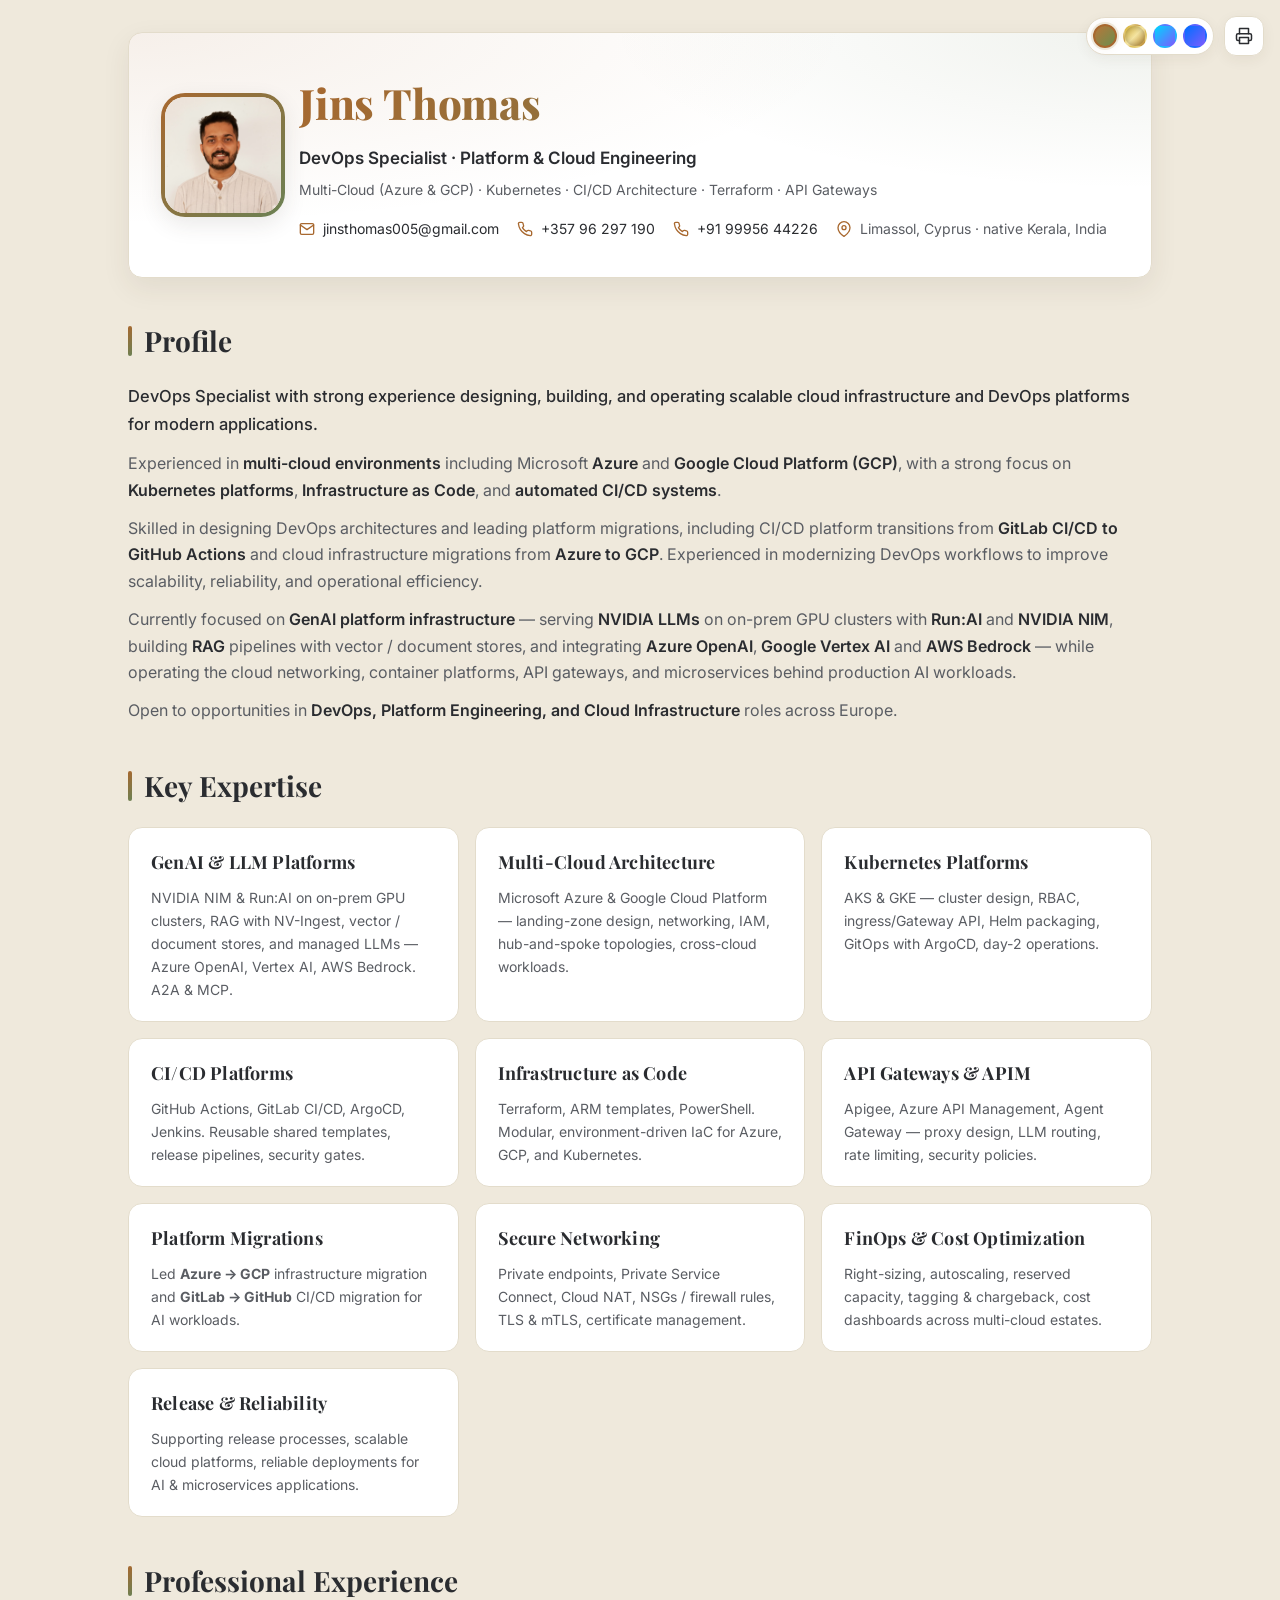
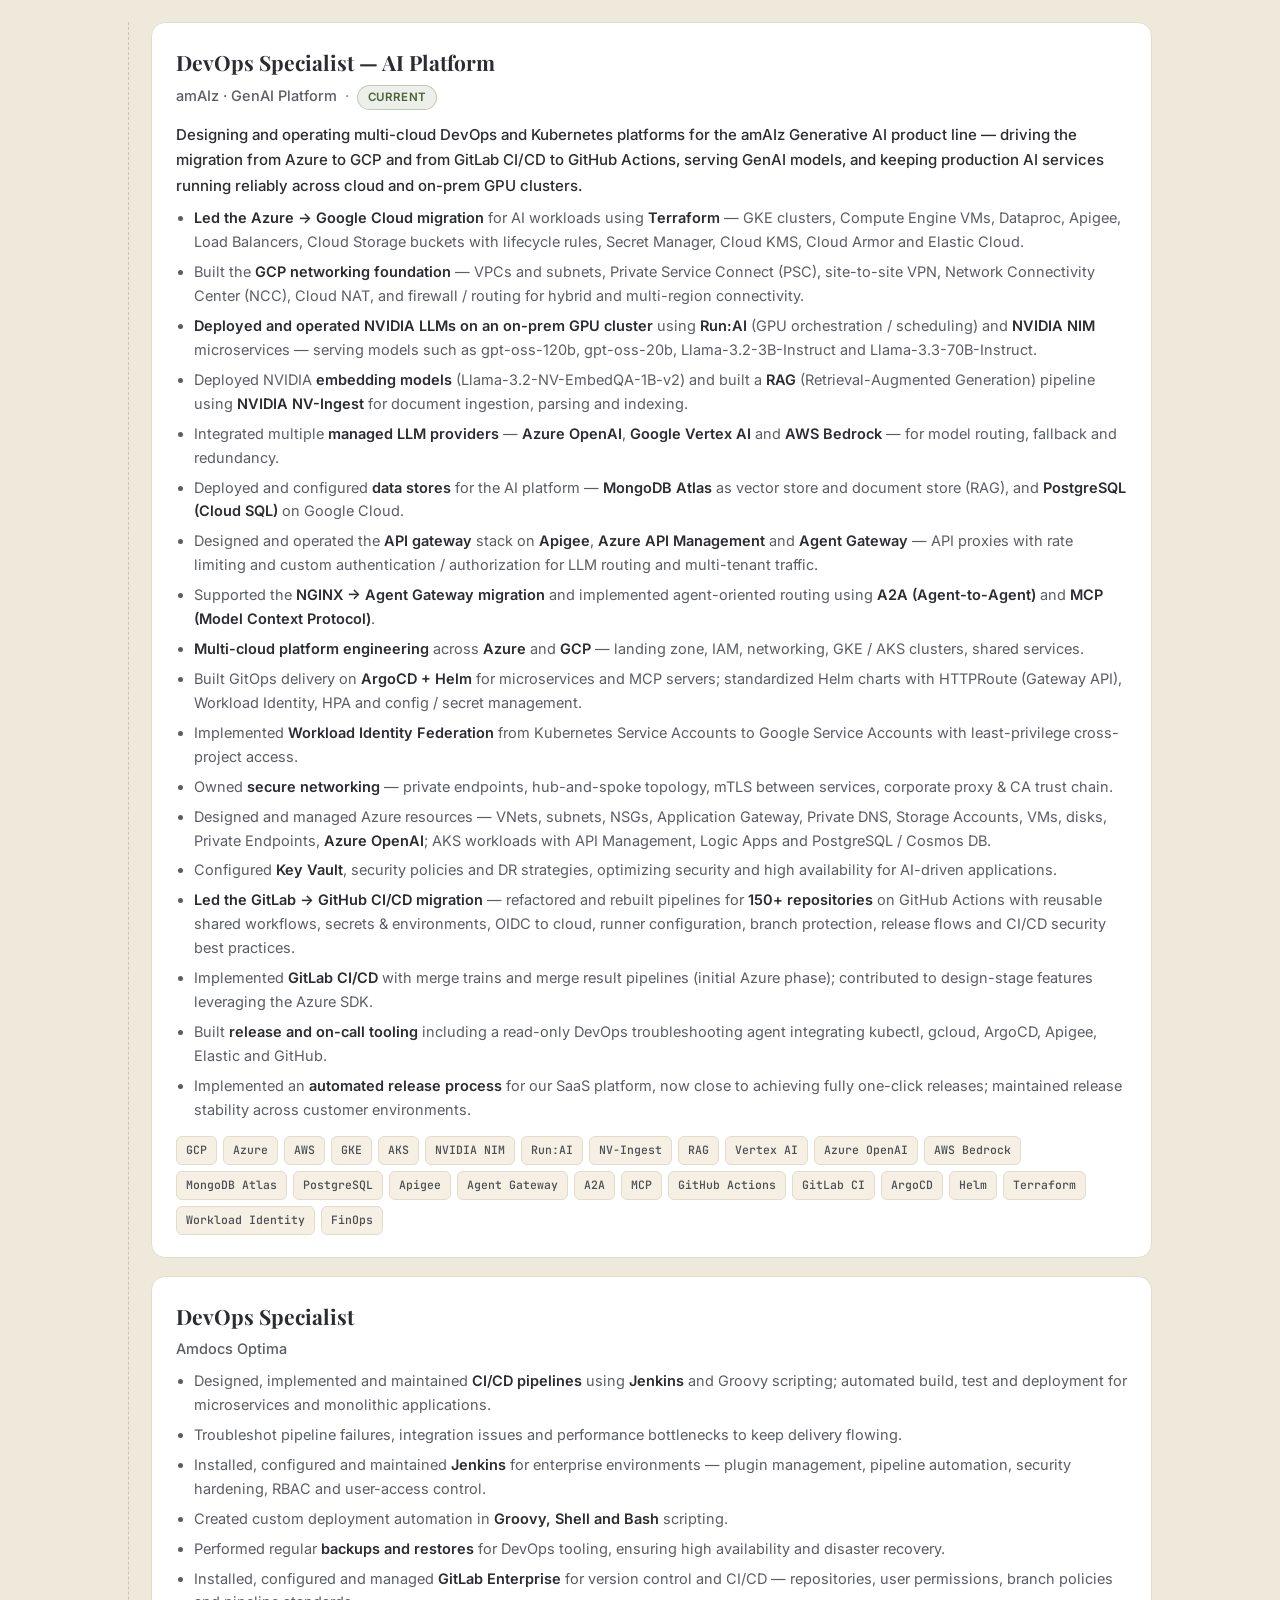
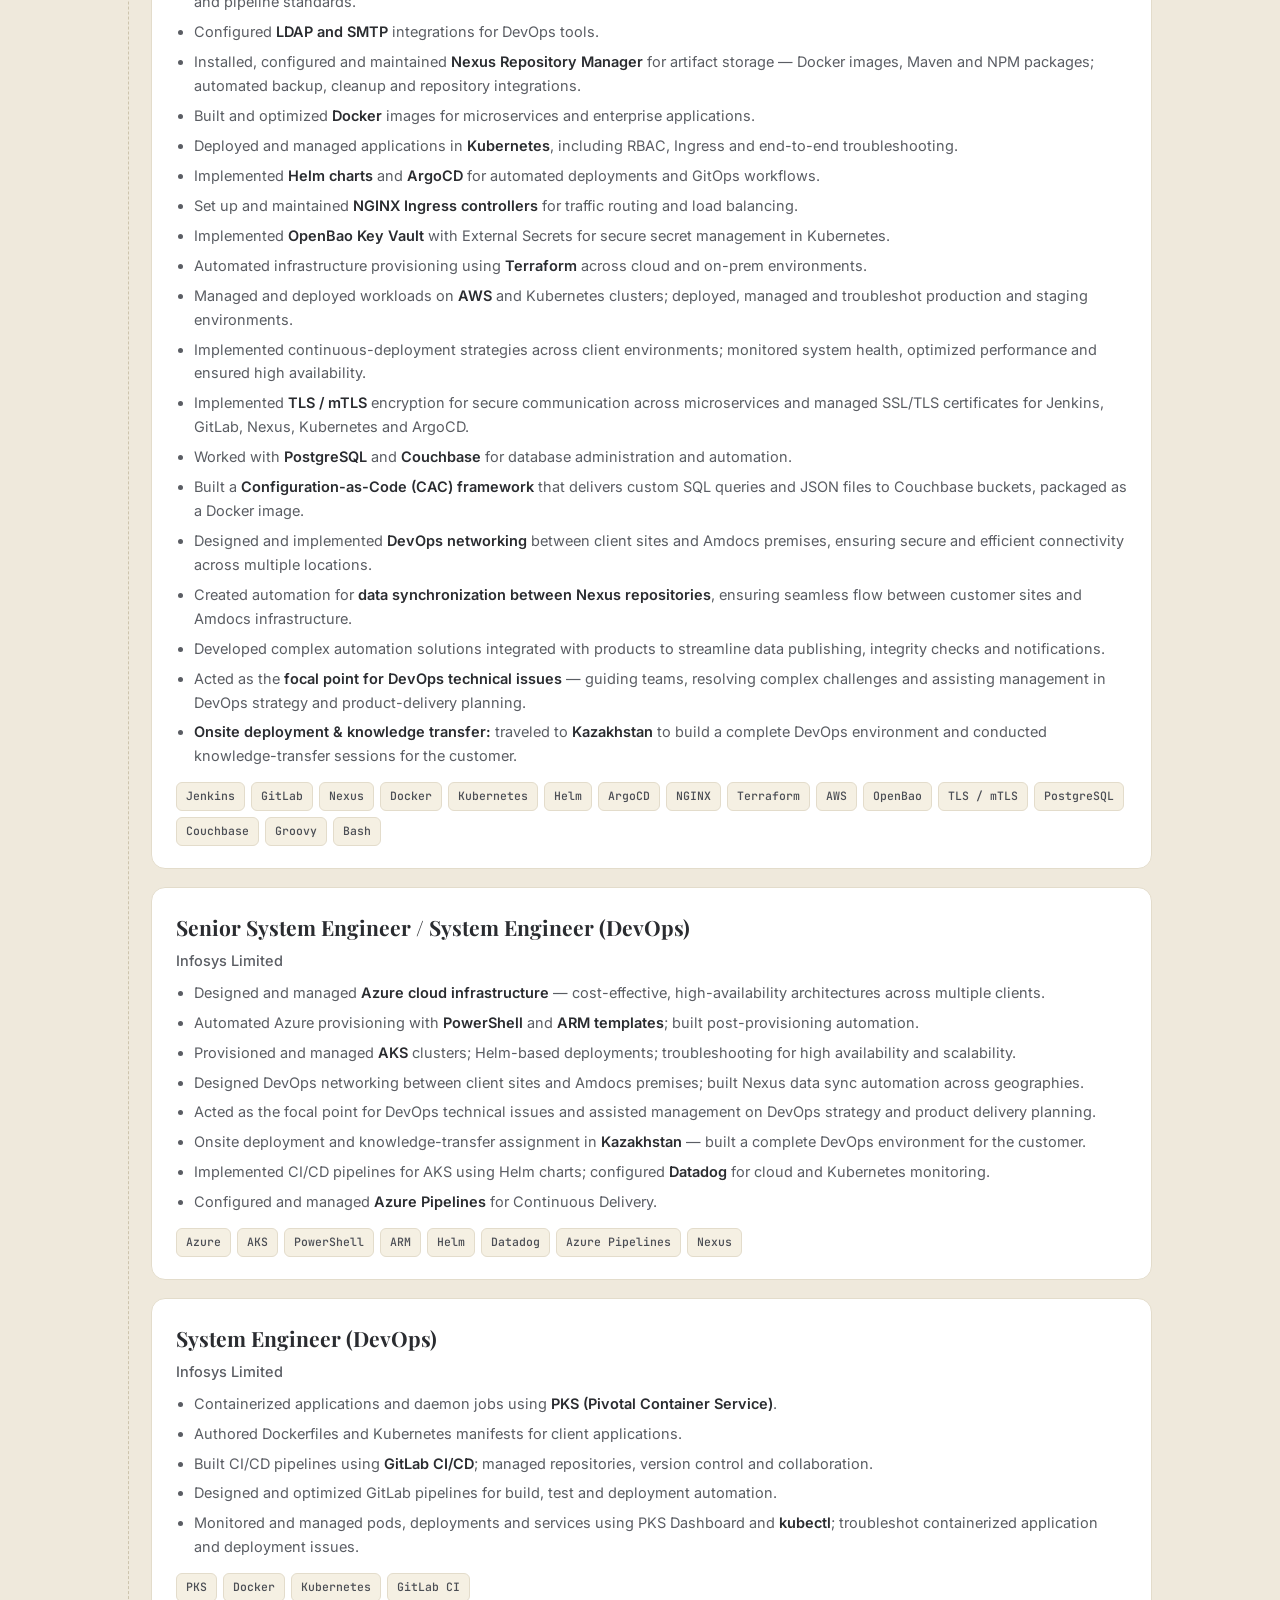
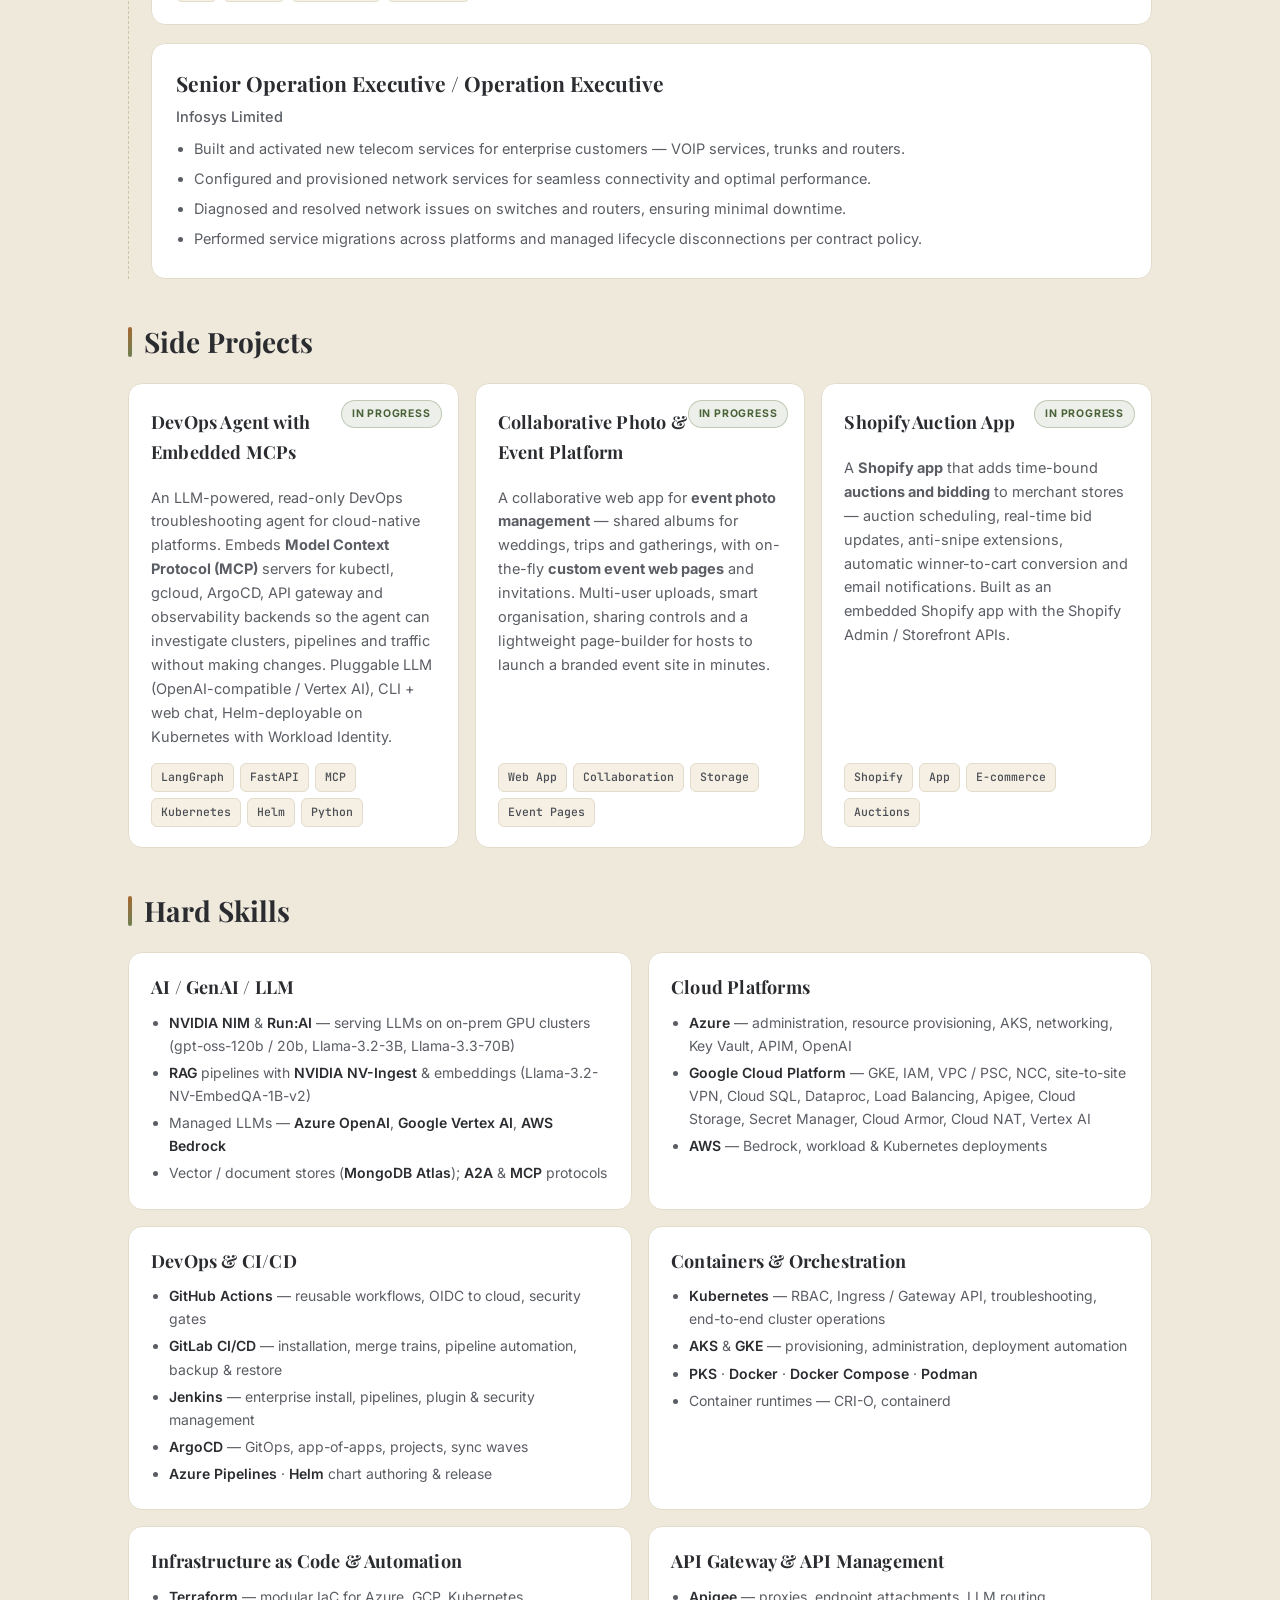
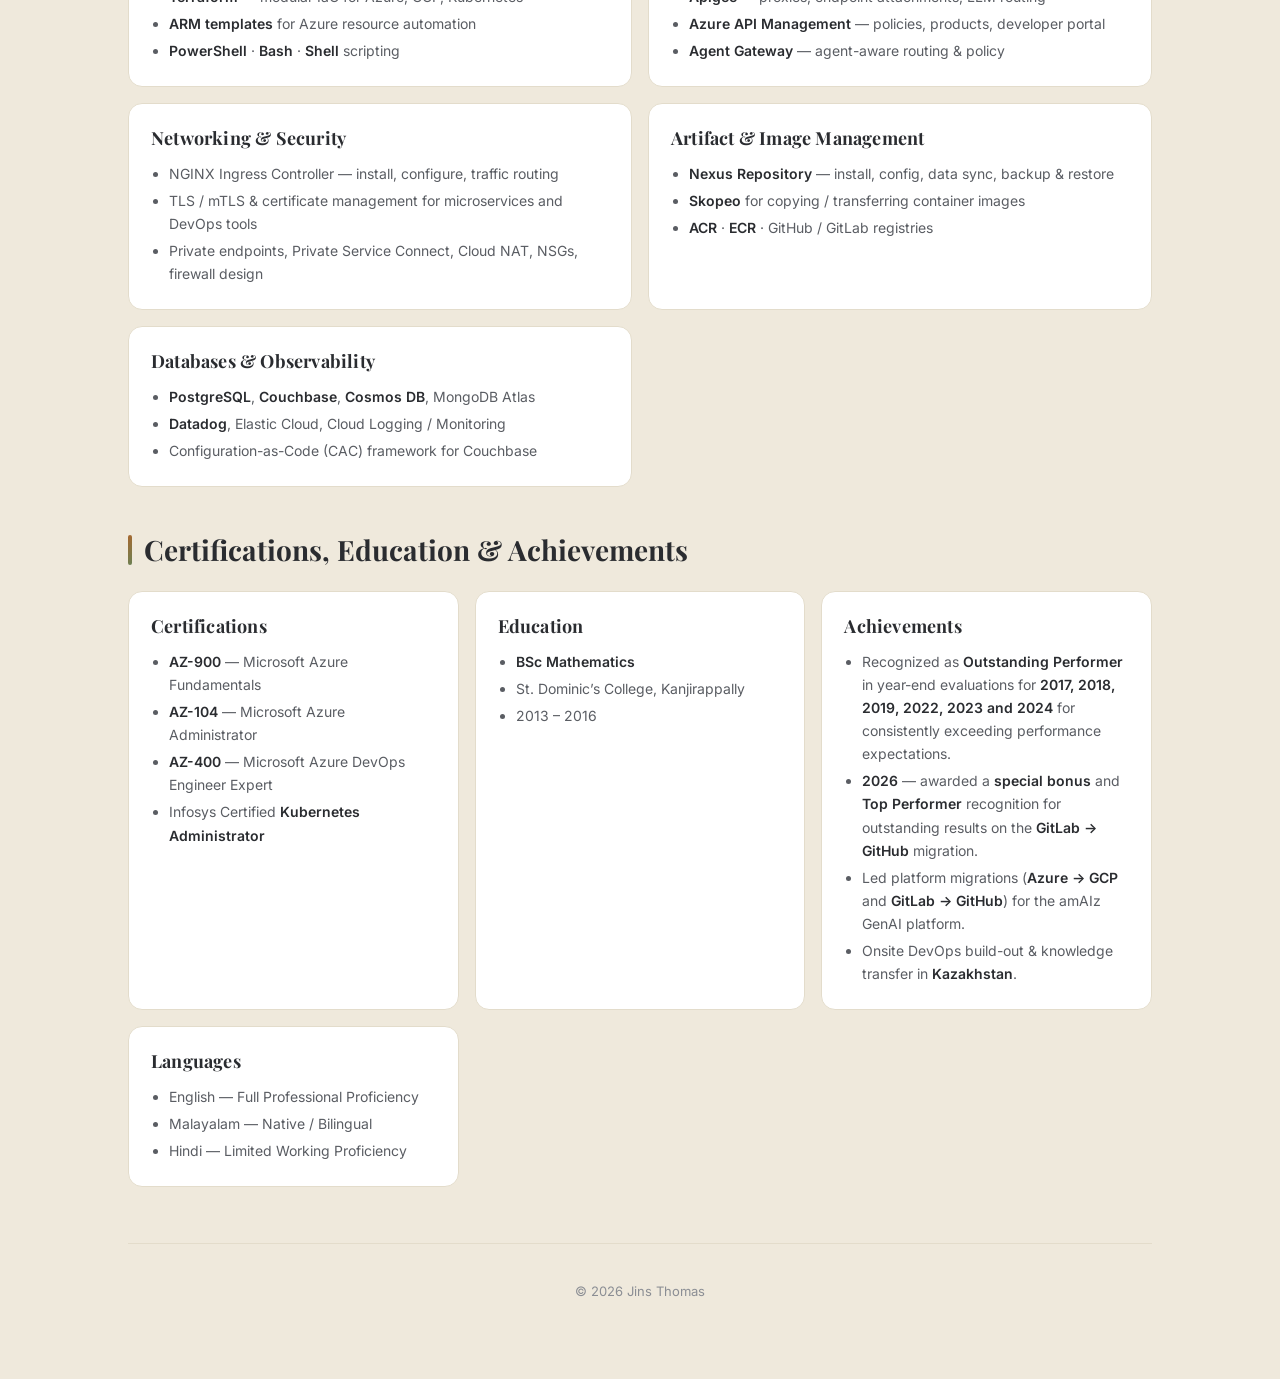
<file: index.html>
<!DOCTYPE html>
<html lang="en">
<head>
  <meta charset="UTF-8" />
  <meta name="viewport" content="width=device-width, initial-scale=1.0" />
  <meta name="description" content="Jins Thomas — DevOps Specialist. GenAI platform infrastructure (NVIDIA NIM, Run:AI, RAG, Vertex AI / Azure OpenAI / AWS Bedrock), multi-cloud (Azure & GCP), Kubernetes, CI/CD architecture, Infrastructure as Code, API Gateways, and platform migrations." />
  <meta name="author" content="Jins Thomas" />
  <meta name="theme-color" content="#0b1220" />
  <meta property="og:title" content="Jins Thomas — DevOps Specialist" />
  <meta property="og:description" content="DevOps Specialist building GenAI platform infrastructure and operating scalable multi-cloud (Azure & GCP) Kubernetes, CI/CD and API-gateway platforms." />
  <meta property="og:type" content="website" />
  <title>Jins Thomas — DevOps Specialist</title>
  <link rel="preconnect" href="https://fonts.googleapis.com">
  <link rel="preconnect" href="https://fonts.gstatic.com" crossorigin>
  <link href="https://fonts.googleapis.com/css2?family=Inter:wght@300;400;500;600;700;800&family=Playfair+Display:wght@600;700;800;900&family=Cormorant+Garamond:ital,wght@0,500;0,600;1,500&family=JetBrains+Mono:wght@400;600&display=swap" rel="stylesheet">
  <link rel="stylesheet" href="style.css" />
  <link rel="icon" href="data:image/svg+xml,%3Csvg xmlns='http://www.w3.org/2000/svg' viewBox='0 0 64 64'%3E%3Crect width='64' height='64' rx='14' fill='%23b8763a'/%3E%3Ctext x='50%25' y='54%25' font-family='Playfair Display,Georgia,serif' font-size='30' font-weight='800' fill='%23fbf6e7' text-anchor='middle' dominant-baseline='middle'%3EJT%3C/text%3E%3C/svg%3E" />
  <!-- Apply persisted theme (default: beige) BEFORE first paint, and mark
       .js-ready so reveal-on-scroll only hides content once we know JS is
       running. If JS is disabled or this script crashes, the page falls
       back to "everything visible" automatically. -->
  <script>
    (function () {
      var VALID = ['dark','light','beige','gold'];
      var t = null;
      try { t = localStorage.getItem('jt-resume-theme'); } catch (e) {}
      if (VALID.indexOf(t) === -1) t = 'beige';
      document.documentElement.setAttribute('data-theme', t);
      document.documentElement.classList.add('js-ready');
    })();
  </script>
</head>
<body>
  <!-- Floating controls -->
  <div class="controls no-print" role="toolbar" aria-label="Page controls">
    <div class="theme-picker" role="radiogroup" aria-label="Select theme">
      <button class="swatch swatch--beige"  data-theme="beige"  role="radio" aria-checked="true"  title="Beige (warm · default)"><span class="sr-only">Beige</span></button>
      <button class="swatch swatch--gold"   data-theme="gold"   role="radio" aria-checked="false" title="Gold (luxury)"><span class="sr-only">Gold</span></button>
      <button class="swatch swatch--dark"   data-theme="dark"   role="radio" aria-checked="false" title="Midnight (dark)"><span class="sr-only">Dark</span></button>
      <button class="swatch swatch--light"  data-theme="light"  role="radio" aria-checked="false" title="Daylight (light)"><span class="sr-only">Light</span></button>
    </div>
    <button id="print-btn" class="ctrl-btn" aria-label="Print / save as PDF" title="Print / save as PDF" onclick="window.print()">
      <svg xmlns="http://www.w3.org/2000/svg" viewBox="0 0 24 24" fill="none" stroke="currentColor" stroke-width="2" stroke-linecap="round" stroke-linejoin="round"><polyline points="6 9 6 2 18 2 18 9"/><path d="M6 18H4a2 2 0 0 1-2-2v-5a2 2 0 0 1 2-2h16a2 2 0 0 1 2 2v5a2 2 0 0 1-2 2h-2"/><rect x="6" y="14" width="12" height="8"/></svg>
    </button>
  </div>

  <main class="page">
    <!-- HERO -->
    <header class="hero" data-reveal="fade-up">
      <div class="hero__inner">
        <div class="avatar avatar--photo" role="img" aria-label="Photo of Jins Thomas">
          <img src="./jins-thomas.jpg" alt="Jins Thomas" loading="eager" decoding="async"
               onerror="this.style.display='none'; this.parentElement.classList.add('avatar--fallback');" />
          <span class="avatar__initials" aria-hidden="true">JT</span>
        </div>
        <div class="hero__text">
          <h1 class="name">Jins Thomas</h1>
          <p class="title">DevOps Specialist · Platform &amp; Cloud Engineering</p>
          <p class="tagline">
            Multi-Cloud (Azure &amp; GCP) · Kubernetes · CI/CD Architecture · Terraform · API Gateways
          </p>
          <ul class="contact" aria-label="Contact information">
            <li>
              <svg xmlns="http://www.w3.org/2000/svg" viewBox="0 0 24 24" fill="none" stroke="currentColor" stroke-width="2" stroke-linecap="round" stroke-linejoin="round"><path d="M4 4h16c1.1 0 2 .9 2 2v12c0 1.1-.9 2-2 2H4c-1.1 0-2-.9-2-2V6c0-1.1.9-2 2-2z"/><polyline points="22,6 12,13 2,6"/></svg>
              <a href="mailto:jinsthomas005@gmail.com">jinsthomas005@gmail.com</a>
            </li>
            <li>
              <svg xmlns="http://www.w3.org/2000/svg" viewBox="0 0 24 24" fill="none" stroke="currentColor" stroke-width="2" stroke-linecap="round" stroke-linejoin="round"><path d="M22 16.92v3a2 2 0 0 1-2.18 2 19.79 19.79 0 0 1-8.63-3.07 19.5 19.5 0 0 1-6-6 19.79 19.79 0 0 1-3.07-8.67A2 2 0 0 1 4.11 2h3a2 2 0 0 1 2 1.72 12.84 12.84 0 0 0 .7 2.81 2 2 0 0 1-.45 2.11L8.09 9.91a16 16 0 0 0 6 6l1.27-1.27a2 2 0 0 1 2.11-.45 12.84 12.84 0 0 0 2.81.7A2 2 0 0 1 22 16.92z"/></svg>
              <a href="tel:+35796297190">+357 96 297 190</a>
            </li>
            <li>
              <svg xmlns="http://www.w3.org/2000/svg" viewBox="0 0 24 24" fill="none" stroke="currentColor" stroke-width="2" stroke-linecap="round" stroke-linejoin="round"><path d="M22 16.92v3a2 2 0 0 1-2.18 2 19.79 19.79 0 0 1-8.63-3.07 19.5 19.5 0 0 1-6-6 19.79 19.79 0 0 1-3.07-8.67A2 2 0 0 1 4.11 2h3a2 2 0 0 1 2 1.72 12.84 12.84 0 0 0 .7 2.81 2 2 0 0 1-.45 2.11L8.09 9.91a16 16 0 0 0 6 6l1.27-1.27a2 2 0 0 1 2.11-.45 12.84 12.84 0 0 0 2.81.7A2 2 0 0 1 22 16.92z"/></svg>
              <a href="tel:+919995644226">+91 99956 44226</a>
            </li>
            <li>
              <svg xmlns="http://www.w3.org/2000/svg" viewBox="0 0 24 24" fill="none" stroke="currentColor" stroke-width="2" stroke-linecap="round" stroke-linejoin="round"><path d="M21 10c0 7-9 13-9 13s-9-6-9-13a9 9 0 0 1 18 0z"/><circle cx="12" cy="10" r="3"/></svg>
              <span>Limassol, Cyprus &middot; native Kerala, India</span>
            </li>
          </ul>
        </div>
      </div>
    </header>

    <!-- SUMMARY -->
    <section class="section summary" aria-labelledby="summary-title" data-reveal="fade-up">
      <h2 id="summary-title" class="section__title">Profile</h2>
      <p>
        DevOps Specialist with strong experience designing, building, and operating
        scalable cloud infrastructure and DevOps platforms for modern applications.
      </p>
      <p>
        Experienced in <strong>multi-cloud environments</strong> including
        Microsoft <strong>Azure</strong> and <strong>Google Cloud Platform (GCP)</strong>,
        with a strong focus on <strong>Kubernetes platforms</strong>,
        <strong>Infrastructure as Code</strong>, and <strong>automated CI/CD systems</strong>.
      </p>
      <p>
        Skilled in designing DevOps architectures and leading platform migrations,
        including CI/CD platform transitions from <strong>GitLab CI/CD to GitHub Actions</strong>
        and cloud infrastructure migrations from <strong>Azure to GCP</strong>.
        Experienced in modernizing DevOps workflows to improve scalability,
        reliability, and operational efficiency.
      </p>
      <p>
        Currently focused on <strong>GenAI platform infrastructure</strong> —
        serving <strong>NVIDIA LLMs</strong> on on-prem GPU clusters with
        <strong>Run:AI</strong> and <strong>NVIDIA NIM</strong>, building
        <strong>RAG</strong> pipelines with vector / document stores, and
        integrating <strong>Azure OpenAI</strong>, <strong>Google Vertex AI</strong>
        and <strong>AWS Bedrock</strong> — while operating the cloud networking,
        container platforms, API gateways, and microservices behind production
        AI workloads.
      </p>
      <p>
        Open to opportunities in
        <strong>DevOps, Platform Engineering, and Cloud Infrastructure</strong>
        roles across Europe.
      </p>
    </section>

    <!-- KEY EXPERTISE -->
    <section class="section" aria-labelledby="expertise-title" data-reveal="fade-up">
      <h2 id="expertise-title" class="section__title">Key Expertise</h2>
      <div class="grid grid--3 stagger">
        <div class="card">
          <h3>GenAI &amp; LLM Platforms</h3>
          <p>NVIDIA NIM &amp; Run:AI on on-prem GPU clusters, RAG with NV-Ingest, vector / document stores, and managed LLMs — Azure OpenAI, Vertex AI, AWS Bedrock. A2A &amp; MCP.</p>
        </div>
        <div class="card">
          <h3>Multi-Cloud Architecture</h3>
          <p>Microsoft Azure &amp; Google Cloud Platform — landing-zone design, networking, IAM, hub-and-spoke topologies, cross-cloud workloads.</p>
        </div>
        <div class="card">
          <h3>Kubernetes Platforms</h3>
          <p>AKS &amp; GKE — cluster design, RBAC, ingress/Gateway API, Helm packaging, GitOps with ArgoCD, day-2 operations.</p>
        </div>
        <div class="card">
          <h3>CI/CD Platforms</h3>
          <p>GitHub Actions, GitLab CI/CD, ArgoCD, Jenkins. Reusable shared templates, release pipelines, security gates.</p>
        </div>
        <div class="card">
          <h3>Infrastructure as Code</h3>
          <p>Terraform, ARM templates, PowerShell. Modular, environment-driven IaC for Azure, GCP, and Kubernetes.</p>
        </div>
        <div class="card">
          <h3>API Gateways &amp; APIM</h3>
          <p>Apigee, Azure API Management, Agent Gateway — proxy design, LLM routing, rate limiting, security policies.</p>
        </div>
        <div class="card">
          <h3>Platform Migrations</h3>
          <p>Led <strong>Azure → GCP</strong> infrastructure migration and <strong>GitLab → GitHub</strong> CI/CD migration for AI workloads.</p>
        </div>
        <div class="card">
          <h3>Secure Networking</h3>
          <p>Private endpoints, Private Service Connect, Cloud NAT, NSGs / firewall rules, TLS &amp; mTLS, certificate management.</p>
        </div>
        <div class="card">
          <h3>FinOps &amp; Cost Optimization</h3>
          <p>Right-sizing, autoscaling, reserved capacity, tagging &amp; chargeback, cost dashboards across multi-cloud estates.</p>
        </div>
        <div class="card">
          <h3>Release &amp; Reliability</h3>
          <p>Supporting release processes, scalable cloud platforms, reliable deployments for AI &amp; microservices applications.</p>
        </div>
      </div>
    </section>

    <!-- EXPERIENCE -->
    <section class="section" aria-labelledby="exp-title" data-reveal="fade-up">
      <h2 id="exp-title" class="section__title">Professional Experience</h2>
      <div class="timeline stagger">

        <!-- amAIz GenAI Platform (combined) -->
        <article class="exp">
          <div class="exp__head">
            <div>
              <h3 class="exp__role">DevOps Specialist — AI Platform</h3>
              <p class="exp__company">amAIz · GenAI Platform <span class="dot">·</span> <span class="exp__current">Current</span></p>
            </div>
          </div>
          <p class="exp__lead">
            Designing and operating multi-cloud DevOps and Kubernetes platforms for the
            amAIz Generative AI product line — driving the migration from Azure to GCP
            and from GitLab CI/CD to GitHub Actions, serving GenAI models, and keeping
            production AI services running reliably across cloud and on-prem GPU
            clusters.
          </p>
          <ul class="exp__bullets">
            <li><strong>Led the Azure → Google Cloud migration</strong> for AI workloads using <strong>Terraform</strong> — GKE clusters, Compute Engine VMs, Dataproc, Apigee, Load Balancers, Cloud Storage buckets with lifecycle rules, Secret Manager, Cloud KMS, Cloud Armor and Elastic Cloud.</li>
            <li>Built the <strong>GCP networking foundation</strong> — VPCs and subnets, Private Service Connect (PSC), site-to-site VPN, Network Connectivity Center (NCC), Cloud NAT, and firewall / routing for hybrid and multi-region connectivity.</li>
            <li><strong>Deployed and operated NVIDIA LLMs on an on-prem GPU cluster</strong> using <strong>Run:AI</strong> (GPU orchestration / scheduling) and <strong>NVIDIA NIM</strong> microservices — serving models such as gpt-oss-120b, gpt-oss-20b, Llama-3.2-3B-Instruct and Llama-3.3-70B-Instruct.</li>
            <li>Deployed NVIDIA <strong>embedding models</strong> (Llama-3.2-NV-EmbedQA-1B-v2) and built a <strong>RAG</strong> (Retrieval-Augmented Generation) pipeline using <strong>NVIDIA NV-Ingest</strong> for document ingestion, parsing and indexing.</li>
            <li>Integrated multiple <strong>managed LLM providers</strong> — <strong>Azure OpenAI</strong>, <strong>Google Vertex AI</strong> and <strong>AWS Bedrock</strong> — for model routing, fallback and redundancy.</li>
            <li>Deployed and configured <strong>data stores</strong> for the AI platform — <strong>MongoDB Atlas</strong> as vector store and document store (RAG), and <strong>PostgreSQL (Cloud SQL)</strong> on Google Cloud.</li>
            <li>Designed and operated the <strong>API gateway</strong> stack on <strong>Apigee</strong>, <strong>Azure API Management</strong> and <strong>Agent Gateway</strong> — API proxies with rate limiting and custom authentication / authorization for LLM routing and multi-tenant traffic.</li>
            <li>Supported the <strong>NGINX → Agent Gateway migration</strong> and implemented agent-oriented routing using <strong>A2A (Agent-to-Agent)</strong> and <strong>MCP (Model Context Protocol)</strong>.</li>
            <li><strong>Multi-cloud platform engineering</strong> across <strong>Azure</strong> and <strong>GCP</strong> — landing zone, IAM, networking, GKE / AKS clusters, shared services.</li>
            <li>Built GitOps delivery on <strong>ArgoCD + Helm</strong> for microservices and MCP servers; standardized Helm charts with HTTPRoute (Gateway API), Workload Identity, HPA and config / secret management.</li>
            <li>Implemented <strong>Workload Identity Federation</strong> from Kubernetes Service Accounts to Google Service Accounts with least-privilege cross-project access.</li>
            <li>Owned <strong>secure networking</strong> — private endpoints, hub-and-spoke topology, mTLS between services, corporate proxy &amp; CA trust chain.</li>
            <li>Designed and managed Azure resources — VNets, subnets, NSGs, Application Gateway, Private DNS, Storage Accounts, VMs, disks, Private Endpoints, <strong>Azure OpenAI</strong>; AKS workloads with API Management, Logic Apps and PostgreSQL / Cosmos DB.</li>
            <li>Configured <strong>Key Vault</strong>, security policies and DR strategies, optimizing security and high availability for AI-driven applications.</li>
            <li><strong>Led the GitLab → GitHub CI/CD migration</strong> — refactored and rebuilt pipelines for <strong>150+ repositories</strong> on GitHub Actions with reusable shared workflows, secrets &amp; environments, OIDC to cloud, runner configuration, branch protection, release flows and CI/CD security best practices.</li>
            <li>Implemented <strong>GitLab CI/CD</strong> with merge trains and merge result pipelines (initial Azure phase); contributed to design-stage features leveraging the Azure SDK.</li>
            <li>Built <strong>release and on-call tooling</strong> including a read-only DevOps troubleshooting agent integrating kubectl, gcloud, ArgoCD, Apigee, Elastic and GitHub.</li>
            <li>Implemented an <strong>automated release process</strong> for our SaaS platform, now close to achieving fully one-click releases; maintained release stability across customer environments.</li>
          </ul>
          <div class="tags">
            <span class="tag">GCP</span><span class="tag">Azure</span><span class="tag">AWS</span><span class="tag">GKE</span><span class="tag">AKS</span>
            <span class="tag">NVIDIA NIM</span><span class="tag">Run:AI</span><span class="tag">NV-Ingest</span><span class="tag">RAG</span>
            <span class="tag">Vertex AI</span><span class="tag">Azure OpenAI</span><span class="tag">AWS Bedrock</span>
            <span class="tag">MongoDB Atlas</span><span class="tag">PostgreSQL</span>
            <span class="tag">Apigee</span><span class="tag">Agent Gateway</span><span class="tag">A2A</span><span class="tag">MCP</span>
            <span class="tag">GitHub Actions</span><span class="tag">GitLab CI</span><span class="tag">ArgoCD</span><span class="tag">Helm</span>
            <span class="tag">Terraform</span><span class="tag">Workload Identity</span><span class="tag">FinOps</span>
          </div>
        </article>

        <!-- Amdocs Optima -->
        <article class="exp">
          <div class="exp__head">
            <div>
              <h3 class="exp__role">DevOps Specialist</h3>
              <p class="exp__company">Amdocs Optima</p>
            </div>
          </div>
          <ul class="exp__bullets">
            <li>Designed, implemented and maintained <strong>CI/CD pipelines</strong> using <strong>Jenkins</strong> and Groovy scripting; automated build, test and deployment for microservices and monolithic applications.</li>
            <li>Troubleshot pipeline failures, integration issues and performance bottlenecks to keep delivery flowing.</li>
            <li>Installed, configured and maintained <strong>Jenkins</strong> for enterprise environments — plugin management, pipeline automation, security hardening, RBAC and user-access control.</li>
            <li>Created custom deployment automation in <strong>Groovy, Shell and Bash</strong> scripting.</li>
            <li>Performed regular <strong>backups and restores</strong> for DevOps tooling, ensuring high availability and disaster recovery.</li>
            <li>Installed, configured and managed <strong>GitLab Enterprise</strong> for version control and CI/CD — repositories, user permissions, branch policies and pipeline standards.</li>
            <li>Configured <strong>LDAP and SMTP</strong> integrations for DevOps tools.</li>
            <li>Installed, configured and maintained <strong>Nexus Repository Manager</strong> for artifact storage — Docker images, Maven and NPM packages; automated backup, cleanup and repository integrations.</li>
            <li>Built and optimized <strong>Docker</strong> images for microservices and enterprise applications.</li>
            <li>Deployed and managed applications in <strong>Kubernetes</strong>, including RBAC, Ingress and end-to-end troubleshooting.</li>
            <li>Implemented <strong>Helm charts</strong> and <strong>ArgoCD</strong> for automated deployments and GitOps workflows.</li>
            <li>Set up and maintained <strong>NGINX Ingress controllers</strong> for traffic routing and load balancing.</li>
            <li>Implemented <strong>OpenBao Key Vault</strong> with External Secrets for secure secret management in Kubernetes.</li>
            <li>Automated infrastructure provisioning using <strong>Terraform</strong> across cloud and on-prem environments.</li>
            <li>Managed and deployed workloads on <strong>AWS</strong> and Kubernetes clusters; deployed, managed and troubleshot production and staging environments.</li>
            <li>Implemented continuous-deployment strategies across client environments; monitored system health, optimized performance and ensured high availability.</li>
            <li>Implemented <strong>TLS / mTLS</strong> encryption for secure communication across microservices and managed SSL/TLS certificates for Jenkins, GitLab, Nexus, Kubernetes and ArgoCD.</li>
            <li>Worked with <strong>PostgreSQL</strong> and <strong>Couchbase</strong> for database administration and automation.</li>
            <li>Built a <strong>Configuration-as-Code (CAC) framework</strong> that delivers custom SQL queries and JSON files to Couchbase buckets, packaged as a Docker image.</li>
            <li>Designed and implemented <strong>DevOps networking</strong> between client sites and Amdocs premises, ensuring secure and efficient connectivity across multiple locations.</li>
            <li>Created automation for <strong>data synchronization between Nexus repositories</strong>, ensuring seamless flow between customer sites and Amdocs infrastructure.</li>
            <li>Developed complex automation solutions integrated with products to streamline data publishing, integrity checks and notifications.</li>
            <li>Acted as the <strong>focal point for DevOps technical issues</strong> — guiding teams, resolving complex challenges and assisting management in DevOps strategy and product-delivery planning.</li>
            <li><strong>Onsite deployment &amp; knowledge transfer:</strong> traveled to <strong>Kazakhstan</strong> to build a complete DevOps environment and conducted knowledge-transfer sessions for the customer.</li>
          </ul>
          <div class="tags">
            <span class="tag">Jenkins</span><span class="tag">GitLab</span><span class="tag">Nexus</span>
            <span class="tag">Docker</span><span class="tag">Kubernetes</span><span class="tag">Helm</span>
            <span class="tag">ArgoCD</span><span class="tag">NGINX</span>
            <span class="tag">Terraform</span><span class="tag">AWS</span>
            <span class="tag">OpenBao</span><span class="tag">TLS / mTLS</span>
            <span class="tag">PostgreSQL</span><span class="tag">Couchbase</span>
            <span class="tag">Groovy</span><span class="tag">Bash</span>
          </div>
        </article>

        <!-- Infosys Senior SE -->
        <article class="exp">
          <div class="exp__head">
            <div>
              <h3 class="exp__role">Senior System Engineer / System Engineer (DevOps)</h3>
              <p class="exp__company">Infosys Limited</p>
            </div>
          </div>
          <ul class="exp__bullets">
            <li>Designed and managed <strong>Azure cloud infrastructure</strong> — cost-effective, high-availability architectures across multiple clients.</li>
            <li>Automated Azure provisioning with <strong>PowerShell</strong> and <strong>ARM templates</strong>; built post-provisioning automation.</li>
            <li>Provisioned and managed <strong>AKS</strong> clusters; Helm-based deployments; troubleshooting for high availability and scalability.</li>
            <li>Designed DevOps networking between client sites and Amdocs premises; built Nexus data sync automation across geographies.</li>
            <li>Acted as the focal point for DevOps technical issues and assisted management on DevOps strategy and product delivery planning.</li>
            <li>Onsite deployment and knowledge-transfer assignment in <strong>Kazakhstan</strong> — built a complete DevOps environment for the customer.</li>
            <li>Implemented CI/CD pipelines for AKS using Helm charts; configured <strong>Datadog</strong> for cloud and Kubernetes monitoring.</li>
            <li>Configured and managed <strong>Azure Pipelines</strong> for Continuous Delivery.</li>
          </ul>
          <div class="tags">
            <span class="tag">Azure</span><span class="tag">AKS</span><span class="tag">PowerShell</span>
            <span class="tag">ARM</span><span class="tag">Helm</span><span class="tag">Datadog</span>
            <span class="tag">Azure Pipelines</span><span class="tag">Nexus</span>
          </div>
        </article>

        <!-- Infosys SE -->
        <article class="exp">
          <div class="exp__head">
            <div>
              <h3 class="exp__role">System Engineer (DevOps)</h3>
              <p class="exp__company">Infosys Limited</p>
            </div>
          </div>
          <ul class="exp__bullets">
            <li>Containerized applications and daemon jobs using <strong>PKS (Pivotal Container Service)</strong>.</li>
            <li>Authored Dockerfiles and Kubernetes manifests for client applications.</li>
            <li>Built CI/CD pipelines using <strong>GitLab CI/CD</strong>; managed repositories, version control and collaboration.</li>
            <li>Designed and optimized GitLab pipelines for build, test and deployment automation.</li>
            <li>Monitored and managed pods, deployments and services using PKS Dashboard and <strong>kubectl</strong>; troubleshot containerized application and deployment issues.</li>
          </ul>
          <div class="tags">
            <span class="tag">PKS</span><span class="tag">Docker</span><span class="tag">Kubernetes</span>
            <span class="tag">GitLab CI</span>
          </div>
        </article>

        <!-- Infosys Operations -->
        <article class="exp">
          <div class="exp__head">
            <div>
              <h3 class="exp__role">Senior Operation Executive / Operation Executive</h3>
              <p class="exp__company">Infosys Limited</p>
            </div>
          </div>
          <ul class="exp__bullets">
            <li>Built and activated new telecom services for enterprise customers — VOIP services, trunks and routers.</li>
            <li>Configured and provisioned network services for seamless connectivity and optimal performance.</li>
            <li>Diagnosed and resolved network issues on switches and routers, ensuring minimal downtime.</li>
            <li>Performed service migrations across platforms and managed lifecycle disconnections per contract policy.</li>
          </ul>
        </article>

      </div>
    </section>

    <!-- SIDE PROJECTS -->
    <section class="section" aria-labelledby="projects-title" data-reveal="fade-up">
      <h2 id="projects-title" class="section__title">Side Projects</h2>
      <div class="grid grid--3 stagger">
        <div class="card project">
          <span class="project__status">In Progress</span>
          <h3>DevOps Agent with Embedded MCPs</h3>
          <p>
            An LLM-powered, read-only DevOps troubleshooting agent for cloud-native
            platforms. Embeds <strong>Model Context Protocol (MCP)</strong> servers
            for kubectl, gcloud, ArgoCD, API gateway and observability backends so
            the agent can investigate clusters, pipelines and traffic without
            making changes. Pluggable LLM (OpenAI-compatible / Vertex AI), CLI +
            web chat, Helm-deployable on Kubernetes with Workload Identity.
          </p>
          <div class="tags">
            <span class="tag">LangGraph</span><span class="tag">FastAPI</span>
            <span class="tag">MCP</span><span class="tag">Kubernetes</span>
            <span class="tag">Helm</span><span class="tag">Python</span>
          </div>
        </div>

        <div class="card project">
          <span class="project__status">In Progress</span>
          <h3>Collaborative Photo &amp; Event Platform</h3>
          <p>
            A collaborative web app for <strong>event photo management</strong> —
            shared albums for weddings, trips and gatherings, with on-the-fly
            <strong>custom event web pages</strong> and invitations. Multi-user
            uploads, smart organisation, sharing controls and a lightweight
            page-builder for hosts to launch a branded event site in minutes.
          </p>
          <div class="tags">
            <span class="tag">Web App</span><span class="tag">Collaboration</span>
            <span class="tag">Storage</span><span class="tag">Event Pages</span>
          </div>
        </div>

        <div class="card project">
          <span class="project__status">In Progress</span>
          <h3>Shopify Auction App</h3>
          <p>
            A <strong>Shopify app</strong> that adds time-bound
            <strong>auctions and bidding</strong> to merchant stores — auction
            scheduling, real-time bid updates, anti-snipe extensions, automatic
            winner-to-cart conversion and email notifications. Built as an
            embedded Shopify app with the Shopify Admin / Storefront APIs.
          </p>
          <div class="tags">
            <span class="tag">Shopify</span><span class="tag">App</span>
            <span class="tag">E-commerce</span><span class="tag">Auctions</span>
          </div>
        </div>
      </div>
    </section>

    <!-- SKILLS -->
    <section class="section" aria-labelledby="skills-title" data-reveal="fade-up">
      <h2 id="skills-title" class="section__title">Hard Skills</h2>
      <div class="grid grid--2 stagger">
        <div class="card">
          <h3>AI / GenAI / LLM</h3>
          <ul class="bullets">
            <li><strong>NVIDIA NIM</strong> &amp; <strong>Run:AI</strong> — serving LLMs on on-prem GPU clusters (gpt-oss-120b / 20b, Llama-3.2-3B, Llama-3.3-70B)</li>
            <li><strong>RAG</strong> pipelines with <strong>NVIDIA NV-Ingest</strong> &amp; embeddings (Llama-3.2-NV-EmbedQA-1B-v2)</li>
            <li>Managed LLMs — <strong>Azure OpenAI</strong>, <strong>Google Vertex AI</strong>, <strong>AWS Bedrock</strong></li>
            <li>Vector / document stores (<strong>MongoDB Atlas</strong>); <strong>A2A</strong> &amp; <strong>MCP</strong> protocols</li>
          </ul>
        </div>
        <div class="card">
          <h3>Cloud Platforms</h3>
          <ul class="bullets">
            <li><strong>Azure</strong> — administration, resource provisioning, AKS, networking, Key Vault, APIM, OpenAI</li>
            <li><strong>Google Cloud Platform</strong> — GKE, IAM, VPC / PSC, NCC, site-to-site VPN, Cloud SQL, Dataproc, Load Balancing, Apigee, Cloud Storage, Secret Manager, Cloud Armor, Cloud NAT, Vertex AI</li>
            <li><strong>AWS</strong> — Bedrock, workload &amp; Kubernetes deployments</li>
          </ul>
        </div>
        <div class="card">
          <h3>DevOps &amp; CI/CD</h3>
          <ul class="bullets">
            <li><strong>GitHub Actions</strong> — reusable workflows, OIDC to cloud, security gates</li>
            <li><strong>GitLab CI/CD</strong> — installation, merge trains, pipeline automation, backup &amp; restore</li>
            <li><strong>Jenkins</strong> — enterprise install, pipelines, plugin &amp; security management</li>
            <li><strong>ArgoCD</strong> — GitOps, app-of-apps, projects, sync waves</li>
            <li><strong>Azure Pipelines</strong> · <strong>Helm</strong> chart authoring &amp; release</li>
          </ul>
        </div>
        <div class="card">
          <h3>Containers &amp; Orchestration</h3>
          <ul class="bullets">
            <li><strong>Kubernetes</strong> — RBAC, Ingress / Gateway API, troubleshooting, end-to-end cluster operations</li>
            <li><strong>AKS</strong> &amp; <strong>GKE</strong> — provisioning, administration, deployment automation</li>
            <li><strong>PKS</strong> · <strong>Docker</strong> · <strong>Docker Compose</strong> · <strong>Podman</strong></li>
            <li>Container runtimes — CRI-O, containerd</li>
          </ul>
        </div>
        <div class="card">
          <h3>Infrastructure as Code &amp; Automation</h3>
          <ul class="bullets">
            <li><strong>Terraform</strong> — modular IaC for Azure, GCP, Kubernetes</li>
            <li><strong>ARM templates</strong> for Azure resource automation</li>
            <li><strong>PowerShell</strong> · <strong>Bash</strong> · <strong>Shell</strong> scripting</li>
          </ul>
        </div>
        <div class="card">
          <h3>API Gateway &amp; API Management</h3>
          <ul class="bullets">
            <li><strong>Apigee</strong> — proxies, endpoint attachments, LLM routing</li>
            <li><strong>Azure API Management</strong> — policies, products, developer portal</li>
            <li><strong>Agent Gateway</strong> — agent-aware routing &amp; policy</li>
          </ul>
        </div>
        <div class="card">
          <h3>Networking &amp; Security</h3>
          <ul class="bullets">
            <li>NGINX Ingress Controller — install, configure, traffic routing</li>
            <li>TLS / mTLS &amp; certificate management for microservices and DevOps tools</li>
            <li>Private endpoints, Private Service Connect, Cloud NAT, NSGs, firewall design</li>
          </ul>
        </div>
        <div class="card">
          <h3>Artifact &amp; Image Management</h3>
          <ul class="bullets">
            <li><strong>Nexus Repository</strong> — install, config, data sync, backup &amp; restore</li>
            <li><strong>Skopeo</strong> for copying / transferring container images</li>
            <li><strong>ACR</strong> · <strong>ECR</strong> · GitHub / GitLab registries</li>
          </ul>
        </div>
        <div class="card">
          <h3>Databases &amp; Observability</h3>
          <ul class="bullets">
            <li><strong>PostgreSQL</strong>, <strong>Couchbase</strong>, <strong>Cosmos DB</strong>, MongoDB Atlas</li>
            <li><strong>Datadog</strong>, Elastic Cloud, Cloud Logging / Monitoring</li>
            <li>Configuration-as-Code (CAC) framework for Couchbase</li>
          </ul>
        </div>
      </div>
    </section>

    <!-- CERTS / EDU / ACHIEVEMENTS -->
    <section class="section" aria-labelledby="qual-title" data-reveal="fade-up">
      <h2 id="qual-title" class="section__title">Certifications, Education &amp; Achievements</h2>
      <div class="grid grid--3 stagger">
        <div class="card">
          <h3>Certifications</h3>
          <ul class="bullets">
            <li><strong>AZ-900</strong> — Microsoft Azure Fundamentals</li>
            <li><strong>AZ-104</strong> — Microsoft Azure Administrator</li>
            <li><strong>AZ-400</strong> — Microsoft Azure DevOps Engineer Expert</li>
            <li>Infosys Certified <strong>Kubernetes Administrator</strong></li>
          </ul>
        </div>
        <div class="card">
          <h3>Education</h3>
          <ul class="bullets">
            <li><strong>BSc Mathematics</strong></li>
            <li>St. Dominic&rsquo;s College, Kanjirappally</li>
            <li>2013 &ndash; 2016</li>
          </ul>
        </div>
        <div class="card">
          <h3>Achievements</h3>
          <ul class="bullets">
            <li>Recognized as <strong>Outstanding Performer</strong> in year-end evaluations for <strong>2017, 2018, 2019, 2022, 2023 and 2024</strong> for consistently exceeding performance expectations.</li>
            <li><strong>2026</strong> — awarded a <strong>special bonus</strong> and <strong>Top Performer</strong> recognition for outstanding results on the <strong>GitLab → GitHub</strong> migration.</li>
            <li>Led platform migrations (<strong>Azure → GCP</strong> and <strong>GitLab → GitHub</strong>) for the amAIz GenAI platform.</li>
            <li>Onsite DevOps build-out &amp; knowledge transfer in <strong>Kazakhstan</strong>.</li>
          </ul>
        </div>
        <div class="card">
          <h3>Languages</h3>
          <ul class="bullets">
            <li>English &mdash; Full Professional Proficiency</li>
            <li>Malayalam &mdash; Native / Bilingual</li>
            <li>Hindi &mdash; Limited Working Proficiency</li>
          </ul>
        </div>
      </div>
    </section>

    <footer class="footer">
      <p>
        &copy; <span id="year"></span> Jins Thomas
      </p>
    </footer>
  </main>

  <script src="app.js" defer></script>
</body>
</html>
</file>
<file: style.css>
/* =====================================================================
   Jins Thomas — Résumé site
   Themes: dark (default) | light | beige | gold
   ===================================================================== */

/* ---------- Default = DARK theme tokens ---------- */
:root {
  --bg:            #0b1220;
  --bg-grain:      transparent;
  --bg-soft:       #0f172a;
  --surface:       #111c33;
  --surface-2:     #152346;
  --border:        #1f2d4d;
  --border-strong: #2c3e6f;
  --text:          #eef2fb;
  --text-dim:      #b3bfd8;          /* brighter than before for readability */
  --muted:         #7c8aa8;
  --accent:        #00d4ff;
  --accent-2:      #7c5cff;
  --accent-3:      #4ade80;
  --accent-soft:   rgba(0, 212, 255, .14);
  --gradient:      linear-gradient(135deg, #00d4ff 0%, #7c5cff 100%);
  --gradient-soft: linear-gradient(135deg, rgba(0,212,255,.18), rgba(124,92,255,.18));
  --shadow:        0 10px 30px rgba(0,0,0,.35);
  --shadow-lg:     0 22px 60px rgba(0,0,0,.45);
  --hero-glow-1:   rgba(124, 92, 255, .22);
  --hero-glow-2:   rgba(0, 212, 255, .22);
  --tag-bg:        #152346;
  --tag-text:      #c8d2eb;
  --pill-bg:       rgba(74, 222, 128, .14);
  --pill-text:     #4ade80;
  --pill-border:   rgba(74, 222, 128, .35);
  --heading-font:  'Inter', -apple-system, 'Segoe UI', Roboto, sans-serif;
  --serif-accent:  none;
  --radius:        14px;
  --radius-sm:     10px;
  --container:     1080px;
}

/* ---------- LIGHT theme ---------- */
[data-theme="light"] {
  --bg:            #f6f8fc;
  --bg-grain:      transparent;
  --bg-soft:       #ffffff;
  --surface:       #ffffff;
  --surface-2:     #f1f5fb;
  --border:        #e3e8f1;
  --border-strong: #c8d3e6;
  --text:          #0a1429;
  --text-dim:      #344056;          /* darker for readability */
  --muted:         #6b7a98;
  --accent:        #006eff;
  --accent-2:      #7c5cff;
  --accent-3:      #00b894;
  --accent-soft:   rgba(0, 110, 255, .10);
  --gradient:      linear-gradient(135deg, #006eff 0%, #7c5cff 100%);
  --gradient-soft: linear-gradient(135deg, rgba(0,110,255,.14), rgba(124,92,255,.14));
  --shadow:        0 8px 24px rgba(15, 35, 80, .08);
  --shadow-lg:     0 22px 60px rgba(15, 35, 80, .12);
  --hero-glow-1:   rgba(124, 92, 255, .14);
  --hero-glow-2:   rgba(0, 110, 255, .14);
  --tag-bg:        #f1f5fb;
  --tag-text:      #475066;
  --pill-bg:       rgba(0, 184, 148, .12);
  --pill-text:     #00785f;
  --pill-border:   rgba(0, 184, 148, .35);
}

/* ---------- BEIGE theme — soft, airy, devopzfarm-inspired ---------- */
/* Default theme on first paint (set via inline script in <head>).
   Inspired by https://devopzfarm.com/ — light warm grey base
   (#e3e3e3 / #f3f3f3 / #fff), neutral greys for body text
   (#2a2c30 / #696A6D / #929496), accents kept quiet.  */
[data-theme="beige"] {
  --bg:            #efe9dc;          /* warm light grey, paper-thin */
  --bg-grain:      none;             /* removed - too noisy for an airy look */
  --bg-soft:       #ffffff;
  --surface:       #ffffff;          /* clean white cards on warm bg */
  --surface-2:     #f5f0e3;
  --border:        #e3dccb;          /* whisper-soft border */
  --border-strong: #cdc4ad;
  --text:          #2a2c30;          /* near-black neutral (matches site) */
  --text-dim:      #5a5d63;          /* mid grey — easy on the eye */
  --muted:         #8b8e94;          /* light grey for secondary */
  --accent:        #a8682f;          /* muted warm clay (was #9a4f1e burnt sienna) */
  --accent-2:      #6b8154;          /* muted sage */
  --accent-3:      #b07a3d;          /* soft terracotta */
  --accent-soft:   rgba(168, 104, 47, .08);
  --gradient:      linear-gradient(135deg, #a8682f 0%, #6b8154 100%);
  --gradient-soft: linear-gradient(135deg, rgba(168,104,47,.07), rgba(107,129,84,.06));
  --shadow:        0 4px 14px rgba(60, 50, 35, .06);
  --shadow-lg:     0 10px 28px rgba(60, 50, 35, .08);
  --hero-glow-1:   rgba(168, 104, 47, .10);
  --hero-glow-2:   rgba(107, 129, 84, .10);
  --tag-bg:        #f5f0e3;
  --tag-text:      #4a4d54;
  --pill-bg:       rgba(107, 129, 84, .12);
  --pill-text:     #4a6238;
  --pill-border:   rgba(107, 129, 84, .35);
  --heading-font:  'Playfair Display', 'Inter', serif;
  --serif-accent:  'Cormorant Garamond', Georgia, serif;
}

/* ---------- GOLD theme — luxe black + champagne gold ---------- */
[data-theme="gold"] {
  --bg:            #0c0a06;          /* near-black, warm */
  --bg-grain:
    radial-gradient(circle at 18% 22%, rgba(212, 175, 55, .06) 0 1px, transparent 2px),
    radial-gradient(circle at 78% 68%, rgba(244, 228, 161, .05) 0 1px, transparent 2px);
  --bg-soft:       #15110a;
  --surface:       #1a1409;          /* deep espresso */
  --surface-2:     #2a1f0e;
  --border:        #4a3a1a;
  --border-strong: #8b6826;
  --text:          #fbf2d2;          /* bright candle-lit cream */
  --text-dim:      #e3cf94;          /* high-contrast warm cream */
  --muted:         #b89a5e;
  --accent:        #f0cf78;          /* brighter champagne gold */
  --accent-2:      #f8eab0;          /* pale gold */
  --accent-3:      #d4af37;          /* royal gold */
  --accent-soft:   rgba(240, 207, 120, .14);
  --gradient:      linear-gradient(135deg, #d4af37 0%, #f4e4a1 50%, #b8862c 100%);
  --gradient-soft: linear-gradient(135deg, rgba(212,175,55,.22), rgba(244,228,161,.16));
  --shadow:        0 14px 36px rgba(0, 0, 0, .55);
  --shadow-lg:     0 28px 72px rgba(0, 0, 0, .70), 0 0 0 1px rgba(212,175,55,.10);
  --hero-glow-1:   rgba(212, 175, 55, .28);
  --hero-glow-2:   rgba(244, 228, 161, .18);
  --tag-bg:        #2a1f0e;
  --tag-text:      #f0d895;          /* brighter for readability */
  --pill-bg:       rgba(240, 207, 120, .18);
  --pill-text:     #f8eab0;
  --pill-border:   rgba(240, 207, 120, .55);
  --heading-font:  'Playfair Display', 'Inter', serif;
  --serif-accent:  'Cormorant Garamond', Georgia, serif;
}

/* ---------- Base ---------- */
* { box-sizing: border-box; }

html { scroll-behavior: smooth; }

html, body {
  margin: 0;
  padding: 0;
  background: var(--bg);
  color: var(--text);
  font-family: 'Inter', -apple-system, BlinkMacSystemFont, 'Segoe UI', Roboto, sans-serif;
  font-size: 16px;
  line-height: 1.65;
  -webkit-font-smoothing: antialiased;
  -moz-osx-font-smoothing: grayscale;
  transition:
    background-color .45s ease,
    color .45s ease;
}

body {
  background-image: var(--bg-grain);
  background-attachment: fixed;
  background-size: 240px 240px;
}

a {
  color: var(--accent);
  text-decoration: none;
  transition: color .15s ease;
}
a:hover { color: var(--accent-2); }

::selection { background: var(--accent); color: var(--bg); }

/* ---------- Page layout ---------- */
.page {
  max-width: var(--container);
  margin: 0 auto;
  padding: 32px 28px 64px;
}

/* ---------- HERO ---------- */
.hero {
  position: relative;
  background:
    radial-gradient(1200px 320px at 0% 0%, var(--hero-glow-1), transparent 60%),
    radial-gradient(900px 260px at 100% 0%, var(--hero-glow-2), transparent 60%),
    var(--surface);
  border: 1px solid var(--border);
  border-radius: var(--radius);
  padding: 36px 32px;
  box-shadow: var(--shadow-lg);
  overflow: hidden;
  transition: background-color .45s ease, border-color .45s ease;
}
.hero::before {
  content: "";
  position: absolute;
  inset: -2px;
  border-radius: inherit;
  padding: 2px;
  background: var(--gradient);
  -webkit-mask: linear-gradient(#000 0 0) content-box, linear-gradient(#000 0 0);
          mask: linear-gradient(#000 0 0) content-box, linear-gradient(#000 0 0);
  -webkit-mask-composite: xor;
          mask-composite: exclude;
  opacity: .55;
  pointer-events: none;
}
/* slow shimmer that sweeps across the hero */
.hero::after {
  content: "";
  position: absolute;
  inset: 0;
  background: linear-gradient(115deg,
      transparent 30%,
      rgba(255,255,255,.08) 45%,
      rgba(255,255,255,.18) 50%,
      rgba(255,255,255,.08) 55%,
      transparent 70%);
  transform: translateX(-100%);
  animation: shimmer 8s ease-in-out infinite;
  animation-delay: 1.5s;
  pointer-events: none;
  mix-blend-mode: overlay;
}
[data-theme="gold"] .hero::after {
  background: linear-gradient(115deg,
      transparent 30%,
      rgba(244,228,161,.10) 45%,
      rgba(244,228,161,.28) 50%,
      rgba(244,228,161,.10) 55%,
      transparent 70%);
}
/* Soften theatrics for the airy beige theme */
[data-theme="beige"] .hero::before { opacity: .25; }
[data-theme="beige"] .hero::after  { display: none; }
[data-theme="beige"] .name         { filter: none; }
[data-theme="beige"] .avatar       { box-shadow: 0 8px 22px rgba(60,50,35,.10); }
[data-theme="beige"] .exp::before  { box-shadow: 0 0 0 4px var(--bg); }
[data-theme="beige"] .exp__current { animation: none; }
[data-theme="beige"] .project__status { animation: none; }
@keyframes shimmer {
  0%   { transform: translateX(-100%); }
  60%  { transform: translateX(140%); }
  100% { transform: translateX(140%); }
}

.hero__inner {
  display: grid;
  grid-template-columns: 110px 1fr;
  gap: 28px;
  align-items: center;
  position: relative;
  z-index: 1;
}

.avatar {
  width: 124px;
  height: 124px;
  border-radius: 24px;
  background: var(--gradient);
  display: grid;
  place-items: center;
  color: #0b1220;
  font-weight: 800;
  font-size: 38px;
  letter-spacing: 1px;
  box-shadow: 0 14px 40px var(--hero-glow-1);
  position: relative;
  animation: floaty 7s ease-in-out infinite;
  padding: 4px;                    /* creates the gradient "ring" around the photo */
  overflow: hidden;
  flex-shrink: 0;
}
[data-theme="beige"] .avatar { color: #fbf6e7; font-family: var(--heading-font); font-weight: 700; }
[data-theme="gold"]  .avatar { color: #1a1409; font-family: var(--heading-font); font-weight: 700; box-shadow: 0 14px 40px rgba(212,175,55,.45), 0 0 0 1px rgba(212,175,55,.5); }

/* Photo inside the ring */
.avatar img {
  width: 100%;
  height: 100%;
  object-fit: cover;
  object-position: center top;     /* show face, not chin */
  border-radius: 20px;             /* slightly tighter than outer 24 */
  display: block;
  background: var(--surface);
}
.avatar__initials {
  position: absolute;
  inset: 4px;
  display: grid;
  place-items: center;
  border-radius: 20px;
  background: var(--gradient);
  color: inherit;
  font-family: var(--heading-font);
  font-weight: 800;
  font-size: 40px;
  letter-spacing: 1px;
  opacity: 0;                      /* hidden by default - photo is on top */
  pointer-events: none;
}
/* If <img> fails to load, JS adds .avatar--fallback → show initials instead */
.avatar--fallback img            { display: none; }
.avatar--fallback .avatar__initials { opacity: 1; }

/* Subtle hover: gentle lift + ring glow */
.avatar:hover { transform: translateY(-2px); }

@keyframes floaty {
  0%, 100% { transform: translateY(0) rotate(0deg); }
  50%      { transform: translateY(-6px) rotate(-1deg); }
}

.name {
  margin: 0 0 6px;
  font-size: clamp(28px, 4vw, 42px);
  font-weight: 800;
  letter-spacing: -0.5px;
  font-family: var(--heading-font);
  background: var(--gradient);
  -webkit-background-clip: text;
          background-clip: text;
  -webkit-text-fill-color: transparent;
  filter: drop-shadow(0 2px 12px var(--hero-glow-1));
}
[data-theme="beige"] .name,
[data-theme="gold"]  .name { letter-spacing: -0.2px; }

.title {
  margin: 0;
  font-size: 17px;
  font-weight: 600;
  color: var(--text);
}
[data-theme="beige"] .title,
[data-theme="gold"]  .title { font-weight: 600; font-size: 17px; }

.tagline {
  margin: 6px 0 16px;
  color: var(--text-dim);
  font-size: 14px;
}

.contact {
  list-style: none;
  margin: 0;
  padding: 0;
  display: flex;
  flex-wrap: wrap;
  gap: 10px 18px;
  font-size: 14px;
  color: var(--text-dim);
}
.contact li {
  display: inline-flex;
  align-items: center;
  gap: 8px;
}
.contact svg {
  width: 16px;
  height: 16px;
  color: var(--accent);
  flex-shrink: 0;
}
.contact a { color: var(--text); }
.contact a:hover { color: var(--accent); }

/* ---------- Sections ---------- */
.section {
  margin-top: 40px;
}

.section__title {
  font-size: 22px;
  font-weight: 700;
  letter-spacing: -0.3px;
  margin: 0 0 18px;
  position: relative;
  padding-left: 16px;
  font-family: var(--heading-font);
}
[data-theme="beige"] .section__title,
[data-theme="gold"]  .section__title { font-size: 28px; font-weight: 700; letter-spacing: 0; }
.section__title::before {
  content: "";
  position: absolute;
  left: 0; top: 8px; bottom: 8px;
  width: 4px;
  border-radius: 4px;
  background: var(--gradient);
}

.summary p {
  margin: 0 0 12px;
  color: var(--text-dim);
}
.summary p strong {
  color: var(--text);
  font-weight: 600;
}
[data-theme="beige"] .summary p:first-of-type,
[data-theme="gold"]  .summary p:first-of-type {
  font-size: 16.5px;
  line-height: 1.7;
  font-weight: 500;
  color: var(--text);
}

/* ---------- Grid + cards ---------- */
.grid {
  display: grid;
  gap: 16px;
}
.grid--2 { grid-template-columns: repeat(2, minmax(0, 1fr)); }
.grid--3 { grid-template-columns: repeat(3, minmax(0, 1fr)); }

.card {
  background: var(--surface);
  border: 1px solid var(--border);
  border-radius: var(--radius);
  padding: 20px 22px;
  transition: transform .25s ease, border-color .25s ease, box-shadow .25s ease, background-color .45s ease;
  position: relative;
  overflow: hidden;
}
.card::before {
  content: "";
  position: absolute;
  inset: 0;
  background: var(--gradient-soft);
  opacity: 0;
  transition: opacity .3s ease;
  pointer-events: none;
}
.card:hover {
  transform: translateY(-4px);
  border-color: var(--accent);
  box-shadow: var(--shadow);
}
.card:hover::before { opacity: 1; }
.card > * { position: relative; z-index: 1; }
.card h3 {
  margin: 0 0 8px;
  font-size: 15.5px;
  font-weight: 700;
  color: var(--text);
  font-family: var(--heading-font);
}
[data-theme="beige"] .card h3,
[data-theme="gold"]  .card h3 { font-size: 18px; letter-spacing: 0.2px; }
.card p {
  margin: 0;
  font-size: 14px;
  color: var(--text-dim);
}

.bullets {
  margin: 0;
  padding: 0 0 0 18px;
  font-size: 14px;
  color: var(--text-dim);
}
.bullets li { margin: 4px 0; }
.bullets strong { color: var(--text); font-weight: 600; }

/* ---------- Timeline / experience ---------- */
.timeline {
  position: relative;
  padding-left: 22px;
  border-left: 1px dashed var(--border-strong);
}

.exp {
  position: relative;
  background: var(--surface);
  border: 1px solid var(--border);
  border-radius: var(--radius);
  padding: 22px 24px;
  margin-bottom: 18px;
  transition: border-color .25s ease, transform .25s ease, box-shadow .25s ease, background-color .45s ease;
  overflow: hidden;
}
.exp::after {
  content: "";
  position: absolute;
  inset: 0;
  background: var(--gradient-soft);
  opacity: 0;
  transition: opacity .3s ease;
  pointer-events: none;
}
.exp:hover {
  border-color: var(--accent);
  transform: translateY(-2px);
  box-shadow: var(--shadow);
}
.exp:hover::after { opacity: .7; }
.exp > * { position: relative; z-index: 1; }
.exp::before {
  content: "";
  position: absolute;
  top: 26px;
  left: -29px;
  width: 14px;
  height: 14px;
  border-radius: 50%;
  background: var(--gradient);
  box-shadow: 0 0 0 4px var(--bg), 0 0 16px var(--accent-soft);
  z-index: 2;
  transition: transform .25s ease;
}
.exp:hover::before { transform: scale(1.25); }

.exp__head {
  display: flex;
  justify-content: space-between;
  align-items: flex-start;
  flex-wrap: wrap;
  gap: 8px 16px;
}
.exp__role {
  margin: 0;
  font-size: 18px;
  font-weight: 700;
  color: var(--text);
  font-family: var(--heading-font);
}
[data-theme="beige"] .exp__role,
[data-theme="gold"]  .exp__role { font-size: 21px; letter-spacing: 0; }
.exp__company {
  margin: 4px 0 0;
  font-size: 14px;
  color: var(--text-dim);
}
[data-theme="beige"] .exp__company,
[data-theme="gold"]  .exp__company { font-size: 14.5px; font-weight: 500; }
.exp__company .dot { color: var(--muted); margin: 0 4px; }
.exp__current {
  display: inline-block;
  padding: 2px 10px;
  font-size: 11.5px;
  font-weight: 600;
  background: var(--pill-bg);
  color: var(--pill-text);
  border: 1px solid var(--pill-border);
  border-radius: 999px;
  font-family: 'Inter', sans-serif;
  letter-spacing: .3px;
  text-transform: uppercase;
  animation: pillPulse 2.4s ease-in-out infinite;
}
@keyframes pillPulse {
  0%, 100% { box-shadow: 0 0 0 0 var(--pill-bg); }
  50%      { box-shadow: 0 0 0 6px transparent; }
}
.exp__period {
  margin: 0;
  font-family: 'JetBrains Mono', ui-monospace, monospace;
  font-size: 12.5px;
  color: var(--text-dim);
  background: var(--surface-2);
  border: 1px solid var(--border);
  padding: 5px 11px;
  border-radius: 999px;
  white-space: nowrap;
}
.exp__lead {
  margin: 12px 0 8px;
  color: var(--text-dim);
}
[data-theme="beige"] .exp__lead,
[data-theme="gold"]  .exp__lead { font-size: 15px; font-weight: 500; line-height: 1.7; color: var(--text); }
.exp__bullets {
  margin: 8px 0 0;
  padding: 0 0 0 18px;
  color: var(--text-dim);
  font-size: 14.5px;
}
.exp__bullets li { margin: 6px 0; }
.exp__bullets strong { color: var(--text); font-weight: 600; }

.tags {
  margin-top: 14px;
  display: flex;
  flex-wrap: wrap;
  gap: 6px;
}
.tag {
  font-family: 'JetBrains Mono', ui-monospace, monospace;
  font-size: 11.5px;
  font-weight: 500;
  background: var(--tag-bg);
  border: 1px solid var(--border);
  color: var(--tag-text);
  padding: 4px 9px;
  border-radius: 6px;
  transition: transform .15s ease, border-color .15s ease, color .15s ease, background-color .15s ease;
}
.tag:hover {
  transform: translateY(-1px);
  border-color: var(--accent);
  color: var(--accent);
  background: var(--accent-soft);
}

/* ---------- Side projects ---------- */
.project { display: flex; flex-direction: column; gap: 10px; }
.project h3 { margin-top: 4px; padding-right: 90px; }
.project p {
  font-size: 14.5px;
  color: var(--text-dim);
  margin: 0 0 4px;
  flex: 1;
}
.project__status {
  position: absolute;
  top: 16px;
  right: 16px;
  font-family: 'Inter', sans-serif;
  font-size: 10.5px;
  font-weight: 700;
  letter-spacing: .8px;
  text-transform: uppercase;
  padding: 4px 10px;
  border-radius: 999px;
  background: var(--pill-bg);
  color: var(--pill-text);
  border: 1px solid var(--pill-border);
  z-index: 2;
  animation: pillPulse 2.4s ease-in-out infinite;
}
.project .tags { margin-top: auto; }

/* ---------- Footer ---------- */
.footer {
  margin-top: 56px;
  padding-top: 24px;
  border-top: 1px solid var(--border);
  text-align: center;
  font-size: 13px;
  color: var(--muted);
}

/* ---------- Floating controls ---------- */
.controls {
  position: fixed;
  top: 16px;
  right: 16px;
  display: flex;
  gap: 10px;
  align-items: center;
  z-index: 50;
}

.theme-picker {
  display: inline-flex;
  align-items: center;
  gap: 6px;
  padding: 6px;
  background: var(--surface);
  border: 1px solid var(--border);
  border-radius: 999px;
  box-shadow: var(--shadow);
  backdrop-filter: blur(8px);
}

.swatch {
  appearance: none;
  width: 24px;
  height: 24px;
  border-radius: 50%;
  border: 2px solid transparent;
  cursor: pointer;
  padding: 0;
  position: relative;
  transition: transform .15s ease, border-color .15s ease, box-shadow .15s ease;
}
.swatch:hover { transform: scale(1.12); }
.swatch[aria-checked="true"] {
  border-color: var(--accent);
  box-shadow: 0 0 0 2px var(--bg), 0 0 12px var(--accent-soft);
}

.swatch--dark  { background: linear-gradient(135deg, #00d4ff 0%, #7c5cff 100%); }
.swatch--light { background: linear-gradient(135deg, #006eff 0%, #7c5cff 100%); }
.swatch--beige { background: linear-gradient(135deg, #b8763a 0%, #6b8e4e 100%); }
.swatch--gold  {
  background: linear-gradient(135deg, #d4af37 0%, #f4e4a1 50%, #b8862c 100%);
  box-shadow: inset 0 0 6px rgba(0,0,0,.25);
}

.sr-only {
  position: absolute; width: 1px; height: 1px;
  padding: 0; margin: -1px; overflow: hidden;
  clip: rect(0, 0, 0, 0); white-space: nowrap; border: 0;
}

.ctrl-btn {
  width: 40px;
  height: 40px;
  border-radius: 12px;
  display: grid;
  place-items: center;
  background: var(--surface);
  border: 1px solid var(--border);
  color: var(--text);
  cursor: pointer;
  transition: border-color .15s ease, color .15s ease, transform .15s ease;
  box-shadow: var(--shadow);
}
.ctrl-btn:hover {
  border-color: var(--accent);
  color: var(--accent);
  transform: translateY(-1px);
}
.ctrl-btn svg { width: 18px; height: 18px; }

/* ---------- Reveal / scroll animations ----------
   IMPORTANT: hidden state only applies when JS has bootstrapped
   (root gets `.js-ready`). If JS is disabled/blocked or crashes
   before reveal logic runs, every section stays visible. */

/* base hidden state for any element with [data-reveal] */
.js-ready [data-reveal] {
  opacity: 0;
  transform: translateY(28px);
  transition:
    opacity .7s cubic-bezier(.22,.61,.36,1),
    transform .7s cubic-bezier(.22,.61,.36,1);
  will-change: opacity, transform;
}
[data-reveal] {
  /* default = visible (no-JS / pre-bootstrap fallback) */
  opacity: 1;
  transform: none;
}
.js-ready [data-reveal="fade"]      { transform: none; }
.js-ready [data-reveal="fade-left"] { transform: translateX(-28px); }
.js-ready [data-reveal="fade-right"]{ transform: translateX(28px); }
.js-ready [data-reveal="zoom"]      { transform: scale(.96); }

[data-reveal].is-visible  { opacity: 1; transform: none; }

/* Children inside .stagger animate one after another */
.js-ready .stagger > * {
  opacity: 0;
  transform: translateY(22px);
  transition:
    opacity .6s cubic-bezier(.22,.61,.36,1),
    transform .6s cubic-bezier(.22,.61,.36,1);
}
.stagger > * { opacity: 1; transform: none; }   /* no-JS fallback */
.stagger.is-visible > *           { opacity: 1; transform: none; }
.stagger.is-visible > *:nth-child(1) { transition-delay: .04s; }
.stagger.is-visible > *:nth-child(2) { transition-delay: .12s; }
.stagger.is-visible > *:nth-child(3) { transition-delay: .20s; }
.stagger.is-visible > *:nth-child(4) { transition-delay: .28s; }
.stagger.is-visible > *:nth-child(5) { transition-delay: .36s; }
.stagger.is-visible > *:nth-child(6) { transition-delay: .44s; }
.stagger.is-visible > *:nth-child(7) { transition-delay: .52s; }
.stagger.is-visible > *:nth-child(8) { transition-delay: .60s; }
.stagger.is-visible > *:nth-child(9) { transition-delay: .68s; }

/* Respect users who don't want motion */
@media (prefers-reduced-motion: reduce) {
  *, *::before, *::after {
    animation: none !important;
    transition: none !important;
  }
  [data-reveal], .stagger > * { opacity: 1; transform: none; }
}

/* ---------- Responsive ---------- */
@media (max-width: 820px) {
  .grid--3 { grid-template-columns: repeat(2, minmax(0, 1fr)); }
}
@media (max-width: 640px) {
  .page { padding: 20px 16px 48px; }
  .hero { padding: 24px 20px; }
  .hero__inner {
    grid-template-columns: 1fr;
    text-align: center;
  }
  .avatar { margin: 0 auto; }
  .contact { justify-content: center; }
  .grid--2, .grid--3 { grid-template-columns: 1fr; }
  .exp__head { flex-direction: column; }
  .exp__period { align-self: flex-start; }
  .timeline { padding-left: 16px; }
  .exp::before { left: -22px; }
  .controls { top: 10px; right: 10px; gap: 6px; }
  .theme-picker { padding: 4px; gap: 4px; }
  .swatch { width: 20px; height: 20px; }
  .ctrl-btn { width: 36px; height: 36px; }
}

/* ---------- Print / PDF export ---------- */
@media print {
  :root {
    --bg:        #ffffff;
    --bg-grain:  none;
    --bg-soft:   #ffffff;
    --surface:   #ffffff;
    --surface-2: #f3f4f7;
    --border:    #d8dde7;
    --border-strong: #c8d3e6;
    --text:      #0d1330;
    --text-dim:  #2d3553;
    --muted:     #6b7a98;
    --accent:    #0050d8;
    --accent-2:  #5b3fde;
    --gradient:  linear-gradient(135deg, #0050d8 0%, #5b3fde 100%);
    --gradient-soft: none;
    --shadow:    none;
    --shadow-lg: none;
    --tag-bg:    #f3f4f7;
    --tag-text:  #2d3553;
  }
  body { background: #fff; color: #0d1330; }
  .no-print { display: none !important; }
  .page { padding: 0; max-width: none; }
  .hero { box-shadow: none; }
  .hero::before, .hero::after { display: none; }
  .card, .exp { box-shadow: none; break-inside: avoid; }
  .card::before, .exp::after { display: none; }
  .exp { page-break-inside: avoid; }
  .section { margin-top: 24px; }
  a { color: var(--accent); text-decoration: none; }
  /* show everything for print, ignore reveal animation */
  [data-reveal], .stagger > * { opacity: 1 !important; transform: none !important; }
  .avatar { animation: none; -webkit-print-color-adjust: exact; print-color-adjust: exact; }
  .avatar img { -webkit-print-color-adjust: exact; print-color-adjust: exact; }
  .exp__current { animation: none; }
  .project__status { animation: none; }
}
</file>
